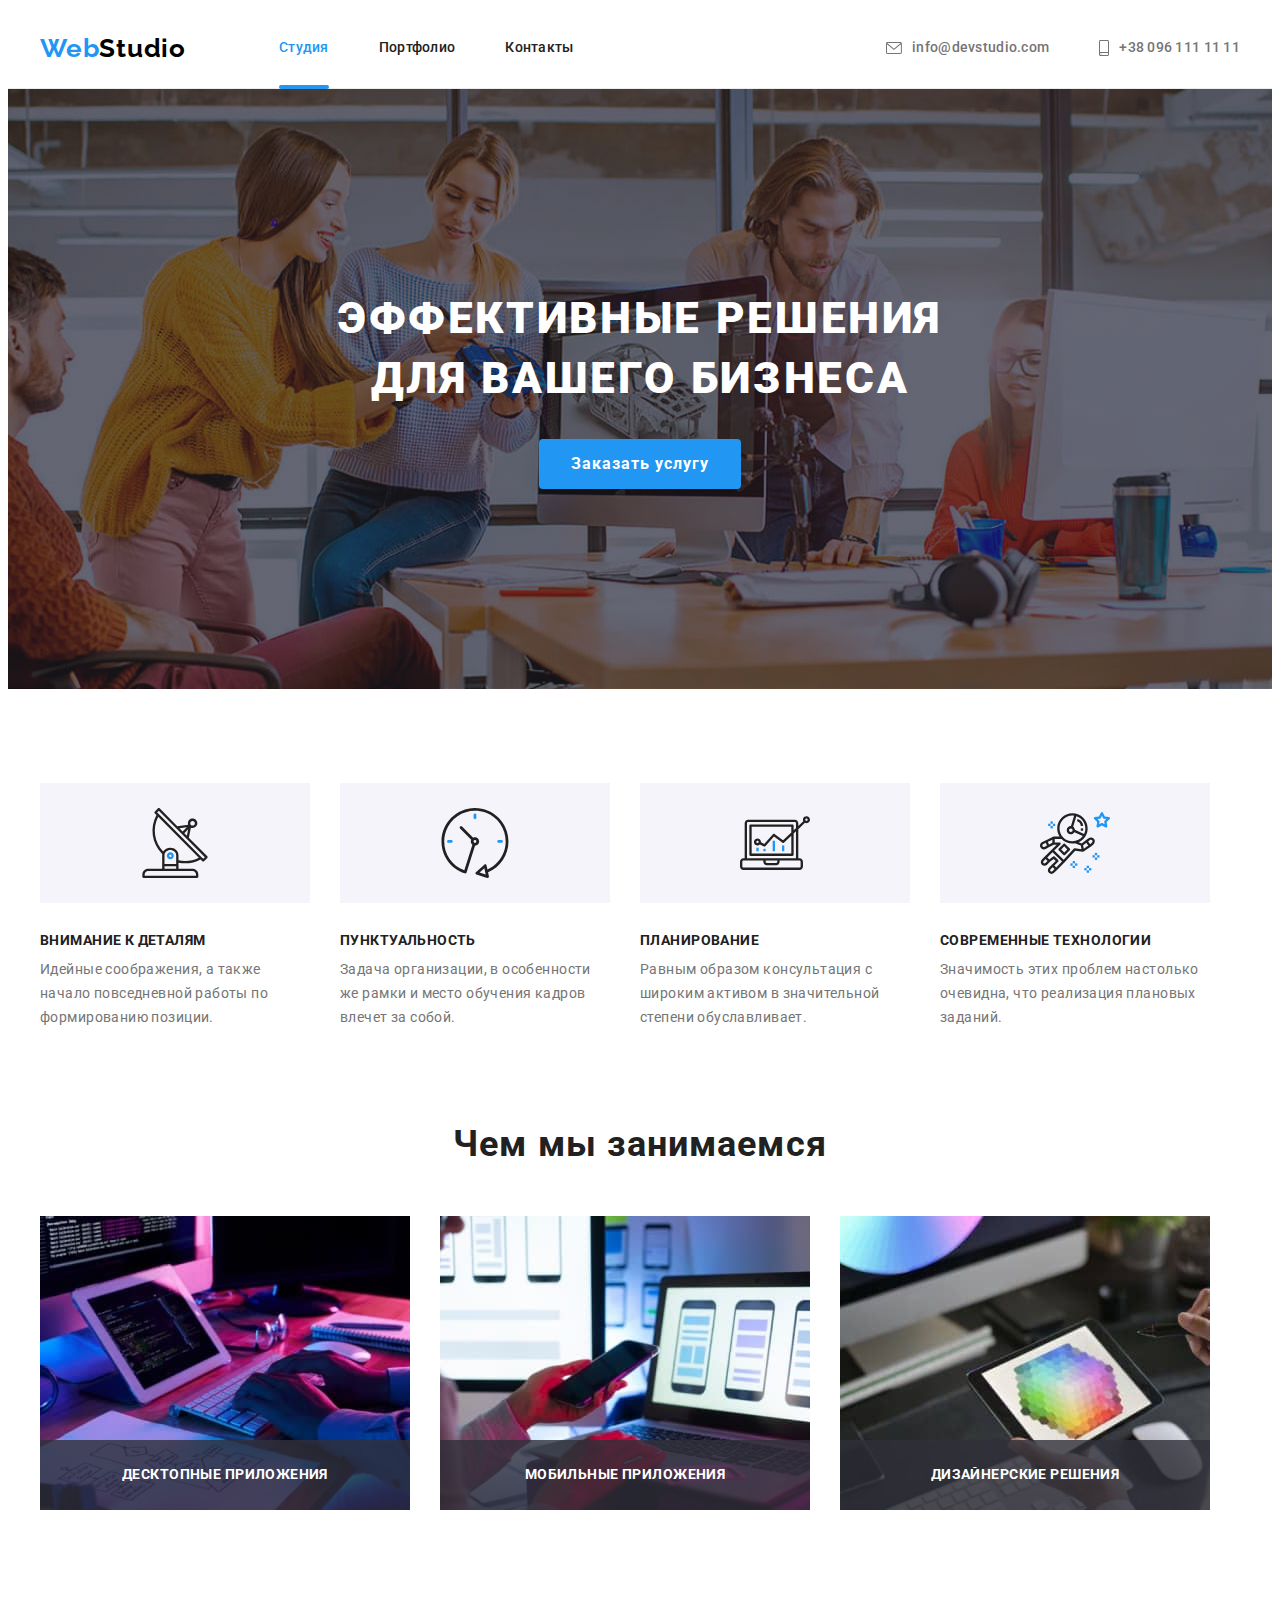
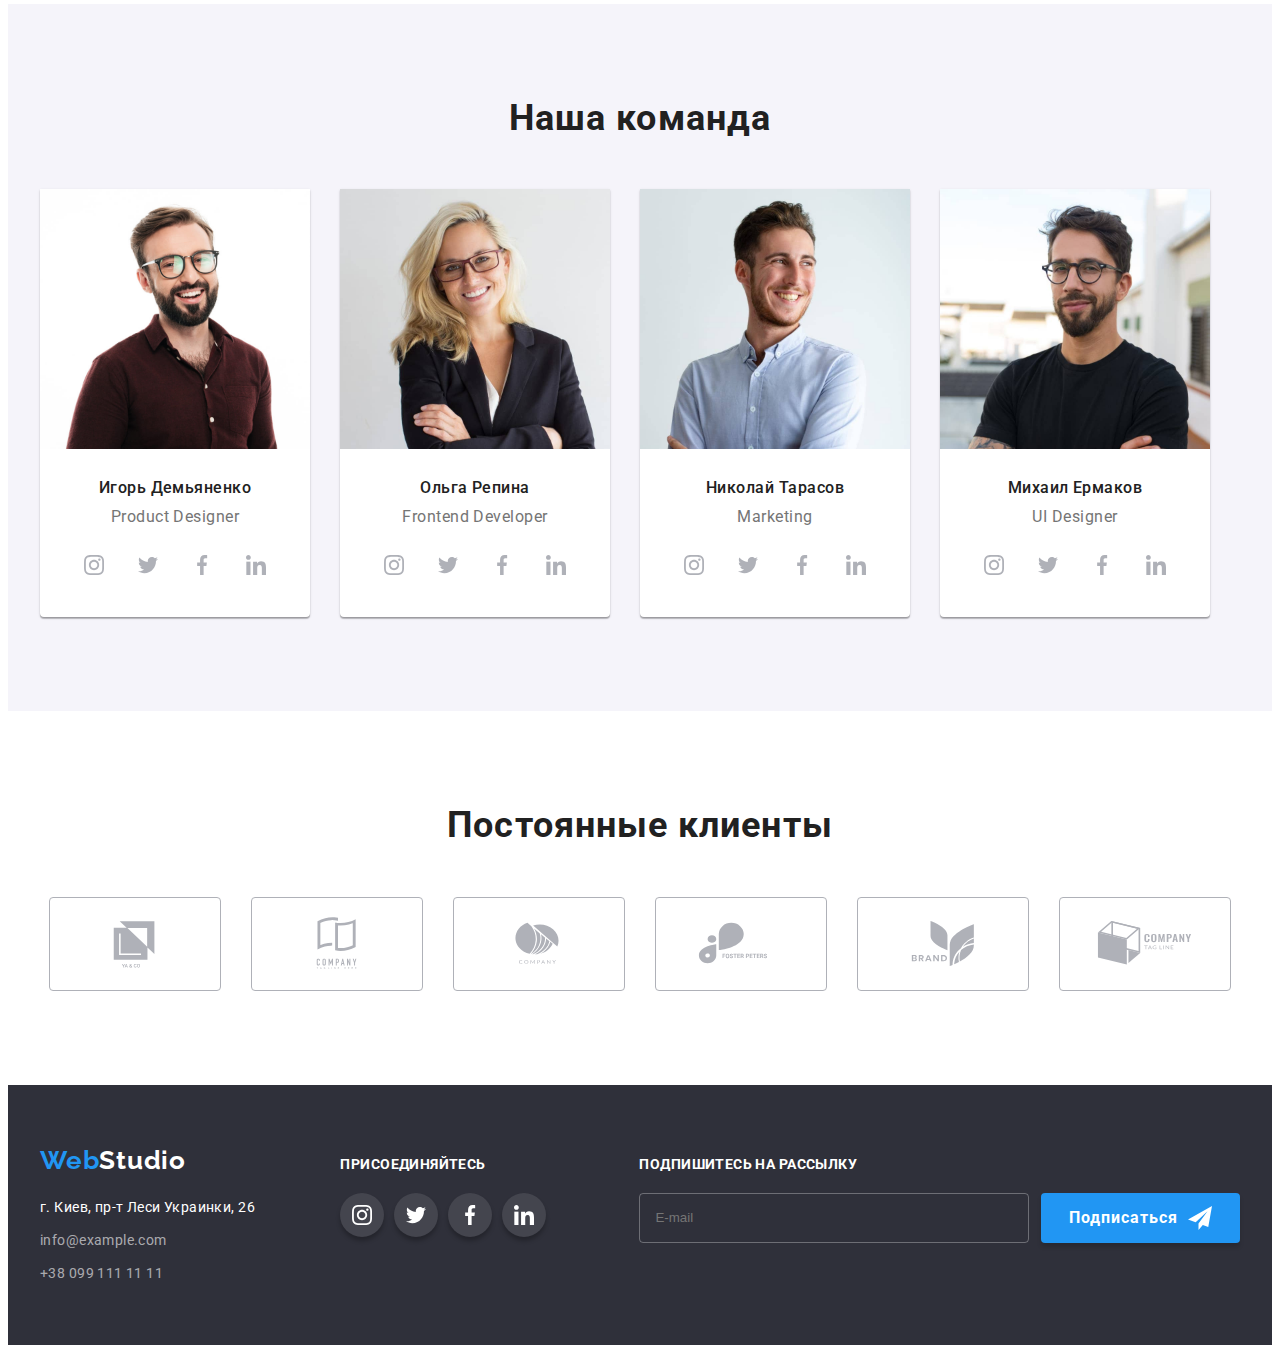
<file: index.html>
<!DOCTYPE html>
<html lang="ru">

<head>
    <link rel="stylesheet" href="https://cdnjs.cloudflare.com/ajax/libs/modern-normalize/1.1.0/modern-normalize.min.css"
        integrity="sha512-wpPYUAdjBVSE4KJnH1VR1HeZfpl1ub8YT/NKx4PuQ5NmX2tKuGu6U/JRp5y+Y8XG2tV+wKQpNHVUX03MfMFn9Q=="
        crossorigin="anonymous" referrerpolicy="no-referrer" />
    <link rel="preconnect" href="https://fonts.googleapis.com">
    <link rel="preconnect" href="https://fonts.gstatic.com" crossorigin>
    <link
        href="https://fonts.googleapis.com/css2?family=Raleway:wght@700&family=Roboto:wght@400;500;700;900&display=swap"
        rel="stylesheet">

    <link rel="stylesheet" href="./css/main.min.css">
    <meta charset="UTF-8">
    <meta http-equiv="X-UA-Compatible" content="IE=edge">
    <meta name="viewport" content="width=device-width, initial-scale=1.0">
    <title>WebStudio</title>
</head>

<body>
    <!--Хедер-меню-->
    <header class="header">
        <div class="container header-cont">
            <a href="./index.html" class="header-cont__title header-cont__logo--image">Web<span class="header-cont__logo--text">Studio</span></a>
            <nav class="header-nav">
                <ul class="header-nav__list list ">
                    <li class="header-nav__item">
                        <a href="index.html" class="header-nav__link current">Студия</a>
                    </li>
                    <li class="header-nav__item">
                        <a href="portfolio.html" class="header-nav__link">Портфолио</a>
                    </li>
                    <li class="header-nav__item">
                        <a href="" class="header-nav__link">Контакты</a>
                    </li>
                </ul>
            </nav>
                <ul class="header-contact__list header-contact__container list">
                    <li class="header-contact__item">
                        <a href="mailto:info@devstudio.com" class="header-contact__link">
                            <svg class="header-contact__icon" width="16" height="12">
                                <use href="./images/sprites.svg#icon-envelope"></use>
                            </svg>
                            info@devstudio.com</a>
                    </li>
                    <li class="nav-cont-item">
                        <a href="tel:+380961111111" class="header-contact__link">
                            <svg class="header-contact__icon" width="10" height="16">
                                <use href="./images/sprites.svg#icon-smartphone"></use>
                            </svg>+38 096 111 11 11</a>
                    </li>
                </ul>
        </div>
    </header>
    <!--Hero Section-->
    <main>
        <!--Первая Центральная секция-->
        <section class="hero-section">
            <div class="container">
                <h1 class="hero-section__text hero-section__container">
                    Эффективные решения для вашего бизнеса
                </h1>
                <!--МОДЕЛКА/ОКНО вылезающее-->
                <button type="button" class="hero-section__btn-modal" data-modal-open >Заказать услугу</button>
                <div class="backdrop is-hidden" data-modal>
                    <div class="modal">
                        <form class="modal-form">
                            <p class="modal-form__title">Оставьте свои данные, мы вам перезвоним</p>
                            <label class="modal-form__field">Имя
                            <span class="modal-form__span">
                                <input 
                                class="modal-form__input" 
                                type="text" 
                                name="name">
                                <svg class="modal-form__icon" width="18" height="18">
                                    <use href="./images/sprites.svg#icon-modal-person"></use>
                                </svg>
                            </span>
                            </label>

                            <label class="modal-form__field">Телефон
                            <span class="modal-form__span">
                                <input 
                                class="modal-form__input"
                                type="tel"
                                name="tel">
                                <svg class="modal-form__icon" width="18" height="18">
                                    <use href="./images/sprites.svg#icon-modal-phone"></use>
                                </svg>
                            </span>
                            </label>

                            <label class="modal-form__field">Почта
                            <span class="modal-form__span">
                                <input 
                                class="modal-form__input"
                                type="email"
                                name="email" >
                                <svg class="modal-form__icon" width="18" height="18">
                                    <use href="./images/sprites.svg#icon-modal-email"></use>
                                </svg>
                            </span>
                            </label>
                            
                            <label 
                            class="modal-form__field modal-form__message-title" for="user-comments"
                            >Комментарий
                            <textarea class="modal-form__message-comments" id="user-comments" placeholder="Введите текст"></textarea>
                            </label>
                            
                            <input 
                            class="modal-form__checkbox visually-hidden" 
                            type="checkbox" 
                            name="accept-privacy" 
                            id="modal-privacy">
                            <label class="modal-form__privacy modal-form__checkbox-label" for="modal-privacy"> Соглашаюсь с рассылкой и принимаю <a class="modal-form-link-privacy" href="#">Условия договора</a></label>

                            <button class="modal-form__btn-sumbit" type="submit">Отправить</button>
                        </form>
                        <button type="button" class="hero-section__btn-modal-closed" data-modal-close>
                            <svg class="hero-section__icon-closed" width="18" height="18">
                            <use href="./images/sprites.svg#icon-close-black"></use>
                        </svg>
                        </button>
                    </div>
                </div>
            </div>
        </section>
        <!--Блоками-->
        <section class="section-benefits">
            <div class="container">
            <ul class="benefits__list list">
                    <li class="benefits__item icon-antenna">
                        <h3 class="benefits__title">Внимание к деталям</h3>
                        <p class="benefits__description">Идейные соображения, а также начало повседневной работы по формированию
                            позиции.</p>
                    </li>
                    <li class="benefits__item icon-clock">
                        <h3 class="benefits__title">Пунктуальность</h3>
                        <p class="benefits__description">Задача организации, в особенности же рамки и место обучения кадров влечет за
                            собой.</p>
                    </li>
                    <li class="benefits__item icon-diagram"> 
                        <h3 class="benefits__title">Планирование</h3>
                        <p class="benefits__description">Равным образом консультация с широким активом в значительной степени
                            обуславливает.</p>
                    </li>
                    <li class="benefits__item icon-astronaut">
                        <h3 class="benefits__title">Современные технологии</h3>
                        <p class="benefits__description">Значимость этих проблем настолько очевидна, что реализация плановых заданий.
                        </p>
                    </li>
                </ul>
            </div>
        </section>
        <!--Чем мы занимаемся-->
        <section class="section-doing">
            <div class="container">
                <h2 class="doing__title">Чем мы занимаемся</h2>
                <ul class="doing__list list">
                    <li class="doing__item">
                        <div class="doing-card">
                            <img src="./images/Studio/box1.jpg" alt="Картинка 1" width="370" height="294">
                            <div class="doing-card__position-text">
                                <p class="doing-card__text">Десктопные приложения</p>
                            </div>
                        </div>
                    </li>
                    <li class="doing__item">
                        <div class="doing-card">
                            <img src="./images/Studio/box2.jpg" alt="Картинка 2" width="370" height="294">
                            <div class="doing-card__position-text">
                                <p class="doing-card__text">Мобильные приложения</p>
                            </div>
                        </div>
                    </li>
                    <li class="doing__item">
                        <div class="doing-card">
                            <img src="./images/Studio/box3.jpg" alt="Картинка 3" width="370" height="294">
                            <div class="doing-card__position-text">
                                <p class="doing-card__text">Дизайнерские решения</p>
                            </div>
                        </div>
                    </li>
                </ul>
            </div>
        </section>
        <!--НАША КОМАНДА-->
        <section class="section-team">
            <div class="container">
                <h2 class="team__title">Наша команда</h2>
                <ul class="team__list list ">
                    <li class="team__item team__item-card">
                        <img src="./images/Studio/img0.jpg" alt="Игорь Демьяненко" width="270" height="260">
                        <div class="team-container">
                            <h3 class="team-container__title">Игорь Демьяненко</h3>
                            <p class="team-container__description">Product Designer</p>
                            <ul class="team-container__list">
                                <li class="team-container__item">
                                    <a href="" target="_blank" class="team-container__link">
                                        <svg class="team-container__icon" width="20" height="20">
                                            <use href="./images/sprites.svg#icon-instagram"></use>
                                        </svg>
                                    </a>
                                </li>
                                <li class="team-container__item">
                                    <a href="" target="_blank" class="team-container__link">
                                        <svg class="team-container__icon" width="20" height="20">
                                            <use href="./images/sprites.svg#icon-twitter"></use>
                                        </svg>
                                    </a>
                                </li>
                                <li class="team-container__item">
                                    <a href="" target="_blank" class="team-container__link">
                                        <svg class="team-container__icon" width="20" height="20">
                                            <use href="./images/sprites.svg#icon-facebook"></use>
                                        </svg>
                                    </a>
                                </li>
                                <li class="team-container__item">
                                    <a href="" target="_blank" class="team-container__link">
                                        <svg class="team-container__icon" width="20" height="20">
                                            <use href="./images/sprites.svg#icon-linkedin"></use>
                                        </svg>
                                    </a>
                                </li>
                            </ul>
                        </div>
                    </li>
                    <li class="team__item item-team-container">
                        <img src="./images/Studio/img1.jpg" alt="Ольга Репина" width="270" height="260">
                        <div class="team-container">
                            <h3 class="team-container__title">Ольга Репина</h3>
                            <p class="team-container__description">Frontend Developer</p>
                            <ul class="team-container__list">
                                <li class="team-container__item">
                                    <a href="" target="_blank" class="team-container__link">
                                        <svg class="team-container__icon" width="20" height="20">
                                            <use href="./images/sprites.svg#icon-instagram"></use>
                                        </svg>
                                    </a>
                                </li>
                                <li class="team-container__item">
                                    <a href="" target="_blank" class="team-container__link">
                                        <svg class="team-container__icon" width="20" height="20">
                                            <use href="./images/sprites.svg#icon-twitter"></use>
                                        </svg>
                                    </a>
                                </li>
                                <li class="team-container__item">
                                    <a href="" target="_blank" class="team-container__link">
                                        <svg class="team-container__icon" width="20" height="20">
                                            <use href="./images/sprites.svg#icon-facebook"></use>
                                        </svg>
                                    </a>
                                </li>
                                <li class="team-container__item">
                                    <a href="" target="_blank" class="team-container__link">
                                        <svg class="team-container__icon" width="20" height="20">
                                            <use href="./images/sprites.svg#icon-linkedin"></use>
                                        </svg>
                                    </a>
                                </li>
                            </ul>
                        </div>
                    </li>
                    <li class="team__item item-team-container">
                        <img src="./images/Studio/img2.jpg" alt="Николай Тарасов" width="270" height="260">
                        <div class="team-container">
                            <h3 class="team-container__title">Николай Тарасов</h3>
                            <p class="team-container__description">Marketing</p>
                            <ul class="team-container__list">
                                <li class="team-container__item">
                                    <a href="" target="_blank" class="team-container__link">
                                        <svg class="team-container__icon" width="20" height="20">
                                            <use href="./images/sprites.svg#icon-instagram"></use>
                                        </svg>
                                    </a>
                                </li>
                                <li class="team-container__item">
                                    <a href="" target="_blank" class="team-container__link">
                                        <svg class="team-container__icon" width="20" height="20">
                                            <use href="./images/sprites.svg#icon-twitter"></use>
                                        </svg>
                                    </a>
                                </li>
                                <li class="team-container__item">
                                    <a href="" target="_blank" class="team-container__link">
                                        <svg class="team-container__icon" width="20" height="20">
                                            <use href="./images/sprites.svg#icon-facebook"></use>
                                        </svg>
                                    </a>
                                </li>
                                <li class="team-container__item">
                                    <a href="" target="_blank" class="team-container__link">
                                        <svg class="team-container__icon" width="20" height="20">
                                            <use href="./images/sprites.svg#icon-linkedin"></use>
                                        </svg>
                                    </a>
                                </li>
                            </ul>
                        </div>
                    </li>
                    <li class="team__item item-team-container">
                        <img src="./images/Studio/img3.jpg" alt="Михаил Ермаков" width="270" height="260">
                        <div class="team-container">
                            <h3 class="team-container__title">Михаил Ермаков</h3>
                            <p class="team-container__description">UI Designer</p>
                            <ul class="team-container__list">
                                <li class="team-container__item">
                                    <a href="" target="_blank" class="team-container__link">
                                        <svg class="team-container__icon" width="20" height="20">
                                            <use href="./images/sprites.svg#icon-instagram"></use>
                                        </svg>
                                    </a>
                                </li>
                                <li class="team-container__item">
                                    <a href="" target="_blank" class="team-container__link">
                                        <svg class="team-container__icon" width="20" height="20">
                                            <use href="./images/sprites.svg#icon-twitter"></use>
                                        </svg>
                                    </a>
                                </li>
                                <li class="team-container__item">
                                    <a href="" target="_blank" class="team-container__link">
                                        <svg class="team-container__icon" width="20" height="20">
                                            <use href="./images/sprites.svg#icon-facebook"></use>
                                        </svg>
                                    </a>
                                </li>
                                <li class="team-container__item">
                                    <a href="" target="_blank" class="team-container__link">
                                        <svg class="team-container__icon" width="20" height="20">
                                            <use href="./images/sprites.svg#icon-linkedin"></use>
                                        </svg>
                                    </a>
                                </li>
                            </ul>
                        </div>
                    </li>
                </ul>
            </div>
        </section>
        <section class="section-clients">
            <div class="container">
                <h2 class="clients__title">Постоянные клиенты</h2>
                <ul class="clients__list">
                    <li class="clients__item">
                        <a class="clients__link" href="">
                            <svg class="clients__icon" width="106" height="60">
                                <use href="./images/sprites.svg#icon-logo"></use>
                            </svg>
                        </a>
                    </li>
                    <li class="clients__item">
                        <a class="clients__link" href="">
                            <svg class="clients__icon" width="106" height="60">
                                <use href="./images/sprites.svg#icon-logo3"></use>
                            </svg>
                        </a>
                    </li>
                    <li class="clients__item">
                        <a class="clients__link" href="">
                            <svg class="clients__icon" width="106" height="60">
                                <use href="./images/sprites.svg#icon-logo1"></use>
                            </svg>
                        </a>
                    </li>
                    <li class="clients__item">
                        <a class="clients__link" href="">
                            <svg class="clients__icon" width="106" height="60">
                                <use href="./images/sprites.svg#icon-logo4"></use>
                            </svg>
                        </a>
                    </li>
                    <li class="clients__item">
                        <a class="clients__link" href="">
                            <svg class="clients__icon" width="106" height="60">
                                <use href="./images/sprites.svg#icon-logo2"></use>
                            </svg>
                        </a>
                    </li>
                    <li class="clients__item">
                        <a class="clients__link" href="">
                            <svg class="clients__icon" width="106" height="60">
                                <use href="./images/sprites.svg#icon-logo5"></use>
                            </svg>
                        </a>
                    </li>
                </ul>
            </div>
        </section>
    </main>
    <!--Футер-->
    <footer class="footer">
        <div class="footer-container container ">
            <div class="footer-left">
                <a href="./index.html" class="footer-left__logo-link">
                    <span class="footer-left__logo-color">Web</span><span>Studio</span>
                </a>
                <address class="footer-adress">
                    <p class="footer-adress__text">г. Киев, пр-т Леси Украинки, 26</p>
                    <ul class="list">
                        <li class="footer-adress__item">
                            <a href="mailto:info@example.com" class="footer-adress__contact-link">info@example.com</a>
                        </li>
                        <li class="footer-adress__item">
                            <a href="tel:+380991111111" class="footer-adress__contact-link">+38 099 111 11 11</a>
                        </li>
                    </ul>
                </address>
            </div>
            <div class="footer-right">
                <h2 class="footer-right__title">Присоединяйтесь</h2>
                <ul class="footer-right__list">
                    <li class="footer-right__item">
                        <a href="" target="_blank" class="footer-right__link">
                            <svg class="footer-right__icon" width="20" height="20">
                                <use href="./images/sprites.svg#icon-instagram"></use>
                            </svg>
                        </a>
                    </li>
                    <li class="footer-right__item">
                        <a href="" target="_blank" class="footer-right__link">
                            <svg class="footer-right__icon" width="20" height="20">
                                <use href="./images/sprites.svg#icon-twitter"></use>
                            </svg>
                        </a>
                    </li>
                    <li class="footer-right__item">
                        <a href="" target="_blank" class="footer-right__link">
                            <svg class="footer-right__icon" width="20" height="20">
                                <use href="./images/sprites.svg#icon-facebook"></use>
                            </svg>
                        </a>
                    </li>
                    <li class="footer-right__item">
                        <a href="" target="_blank" class="footer-right__link">
                            <svg class="footer-right__icon" width="20" height="20">
                                <use href="./images/sprites.svg#icon-linkedin"></use>
                            </svg>
                        </a>
                    </li>
                </ul>
            </div>
            <div>
                <p class="footer-form__text">Подпишитесь на рассылку</p>
                <form class="form_subscribe">
                    <input class="form_subscribe__input" type="email" name="email" placeholder="E-mail">
                    <button class="form_subscribe__btn" type="submit">Подписаться
                        <svg class="form_subscribe__icon" width="24" height="24">
                            <use href="./images/sprites.svg#icon-send-footer"></use>
                        </svg></button>
                </form>
            </div>
        </div>
    </footer>
    <script src="./js/modal.js"></script>
</body>

</html>
</file>
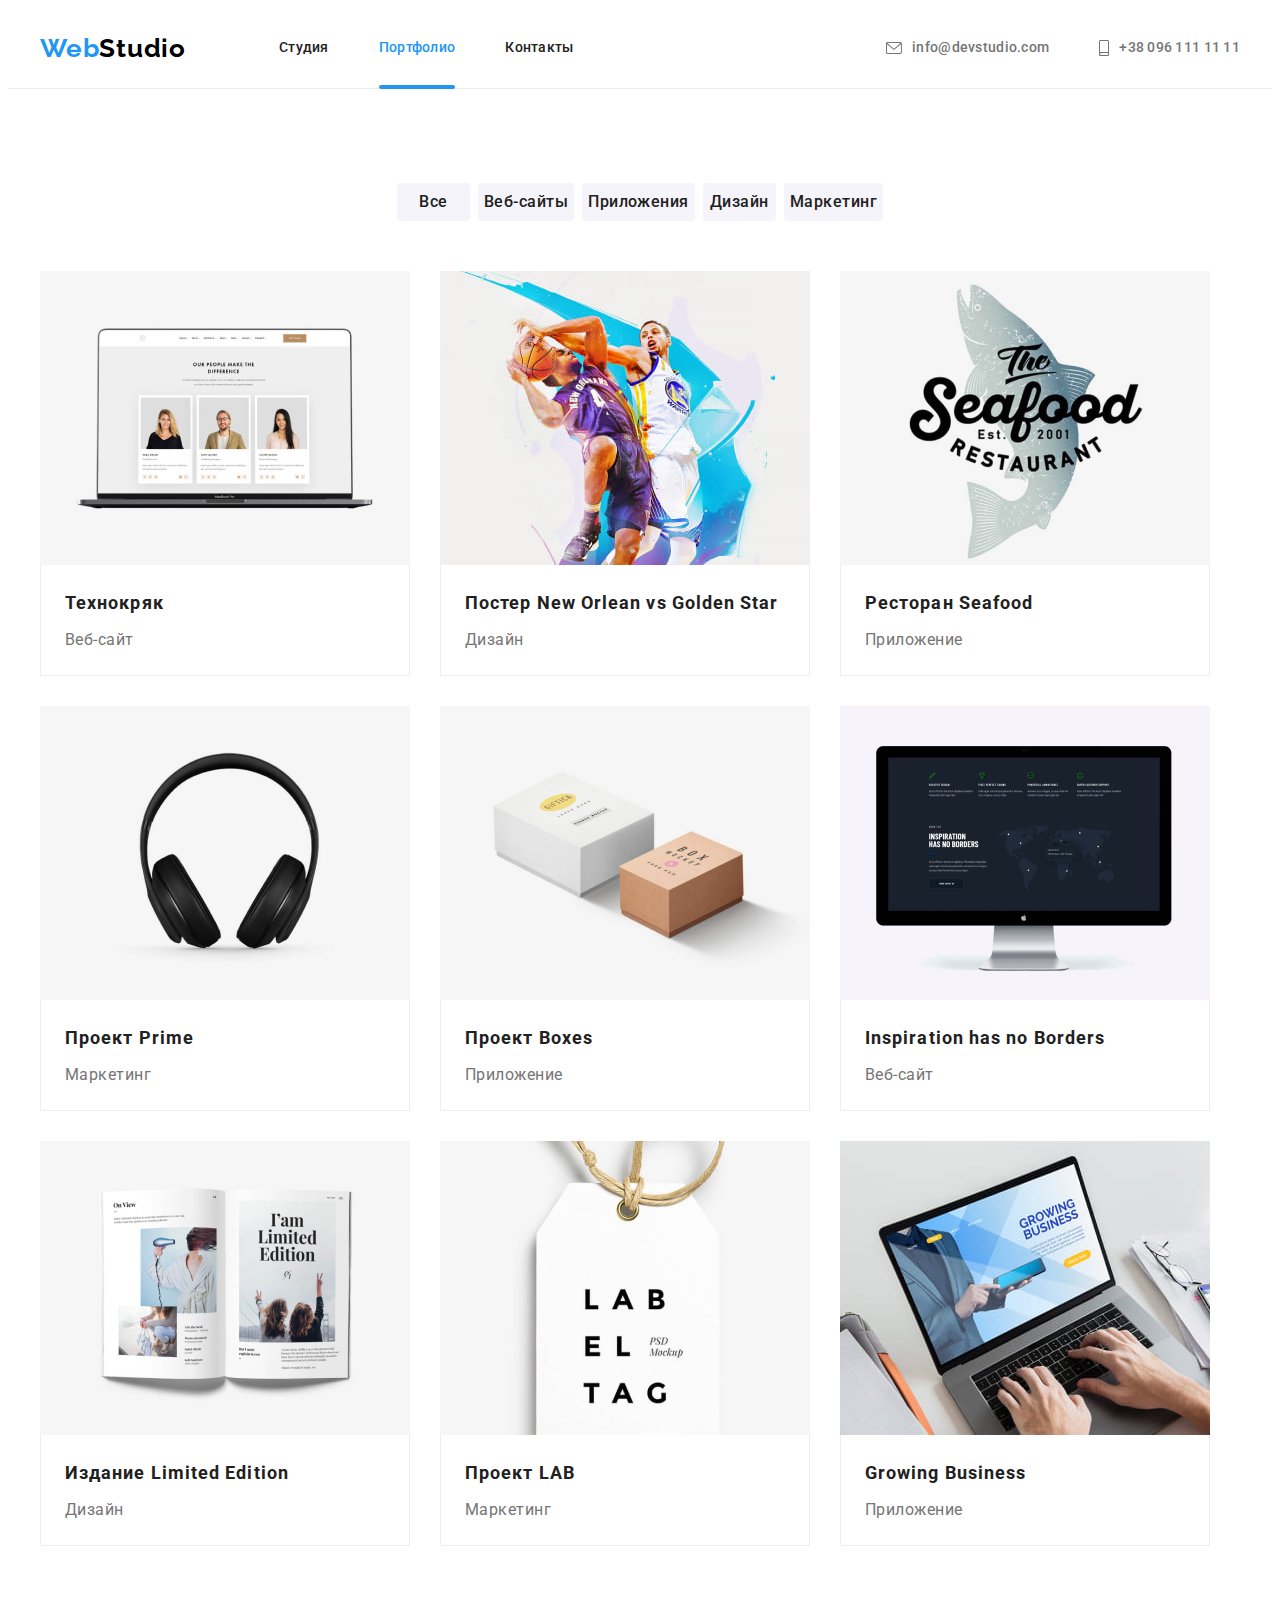
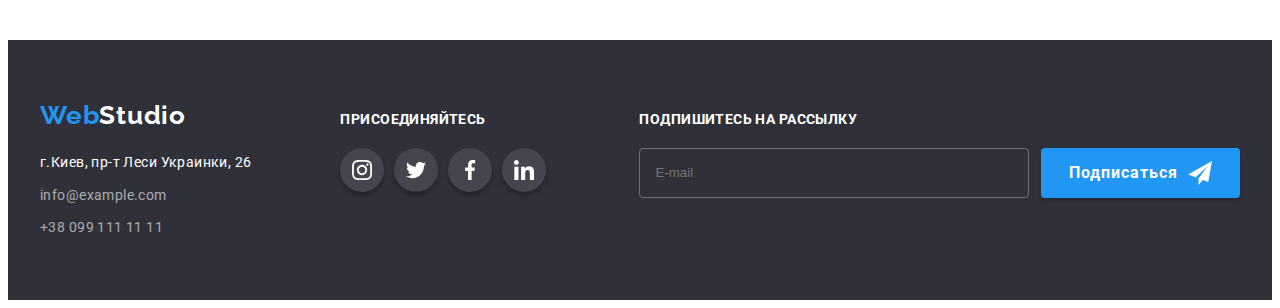
<file: portfolio.html>
<!DOCTYPE html>
<html lang="ru">

<head>
    <link rel="stylesheet" href="https://cdnjs.cloudflare.com/ajax/libs/modern-normalize/1.1.0/modern-normalize.min.css"
        integrity="sha512-wpPYUAdjBVSE4KJnH1VR1HeZfpl1ub8YT/NKx4PuQ5NmX2tKuGu6U/JRp5y+Y8XG2tV+wKQpNHVUX03MfMFn9Q=="
        crossorigin="anonymous" referrerpolicy="no-referrer" />
    <link rel="preconnect" href="https://fonts.googleapis.com">
    <link rel="preconnect" href="https://fonts.gstatic.com" crossorigin>
    <link
        href="https://fonts.googleapis.com/css2?family=Raleway:wght@700&family=Roboto:wght@400;500;700;900&display=swap"
        rel="stylesheet">

    <link rel="stylesheet" href="./css/main.min.css">
    <meta charset="UTF-8">
    <meta http-equiv="X-UA-Compatible" content="IE=edge">
    <meta name="viewport" content="width=device-width, initial-scale=1.0">
    <title>WebStudio</title>
</head>

<body>
    <!--Хедер-меню-->
    <header class="header">
        <div class="container header-cont">
            <a href="./index.html" class="header-cont__title header-cont__logo--image">Web<span
                    class="header-cont__logo--text">Studio</span></a>
            <nav class="header-nav">
                <ul class="header-nav__list list ">
                    <li class="header-nav__item">
                        <a href="index.html" class="header-nav__link ">Студия</a>
                    </li>
                    <li class="header-nav__item">
                        <a href="portfolio.html" class="header-nav__link current">Портфолио</a>
                    </li>
                    <li class="header-nav__item">
                        <a href="" class="header-nav__link">Контакты</a>
                    </li>
                </ul>
            </nav>
            <ul class="header-contact__list header-contact__container list">
                <li class="header-contact__item">
                    <a href="mailto:info@devstudio.com" class="header-contact__link">
                        <svg class="header-contact__icon" width="16" height="12">
                            <use href="./images/sprites.svg#icon-envelope"></use>
                        </svg>
                        info@devstudio.com</a>
                </li>
                <li class="nav-cont-item">
                    <a href="tel:+380961111111" class="header-contact__link">
                        <svg class="header-contact__icon" width="10" height="16">
                            <use href="./images/sprites.svg#icon-smartphone"></use>
                        </svg>+38 096 111 11 11</a>
                </li>
            </ul>
        </div>
    </header>
<!--Центральная секция-->
<main>
    <!--Список-->
    <section class="hero-section-portfolio">
        <div class="container">
            <h1 class="visually-hidden">Таблица/Gallery</h1>
            <ul class="filter-btn__list list">
                <li class="folter-btn__item"><button type="button" class="filter-btn">Все</button></li>
                <li class="folter-btn__item"><button type="button" class="filter-btn">Веб-сайты</button></li>
                <li class="folter-btn__item"><button type="button" class="filter-btn">Приложения</button></li>
                <li class="folter-btn__item"><button type="button" class="filter-btn">Дизайн</button></li>
                <li class="folter-btn__item"><button type="button" class="filter-btn">Маркетинг</button></li>
            </ul>
            <!--Галлерея-->
            <ul class="portfolio-gallery-list list">
                <li class="gallery-list__item">
                    <a class="gallery-list__link" href="">
                        <div class="gallery-card">
                                <img src="./images/Portfolio/Gallery/img0.jpg" alt="Ноутбук" width="370" height="294">
                                <div class="gallery-card__absolute">
                                    <p class="gallery-card__absolute-text">
                                        Технокряк это современная площадка распространения коронавируса. Компании используют эту платформу для
                                        цифрового
                                        шпионажа и атак на защищённые сервера конкурентов.
                                    </p>
                                </div>
                        </div>
                        <div class="card-meta">
                            <h3 class="card-meta__title">Технокряк</h3>
                            <p class="card-meta__text">Веб-сайт</p>
                        </div>
                    </a>
                </li>
                <li class="gallery-list__item">
                    <a class="gallery-list__link" href="">
                        <div class="gallery-card">
                            <img src="./images/Portfolio/Gallery/img1.jpg" alt="Ноутбук" width="370" height="294">
                            <div class="gallery-card__absolute">
                                <p class="gallery-card__absolute-text">
                                    Технокряк это современная площадка распространения коронавируса. Компании используют эту платформу для
                                    цифрового
                                    шпионажа и атак на защищённые сервера конкурентов.
                                </p>
                            </div>
                        </div>
                        <div class="card-meta">
                            <h3 class="card-meta__title">Постер New Orlean vs Golden Star</h3>
                            <p class="card-meta__text">Дизайн</p>
                        </div>
                    </a>
                </li>
                <li class="gallery-list__item">
                    <a class="gallery-list__link" href="">
                        <div class="gallery-card">
                            <img src="./images/Portfolio/Gallery/img2.jpg" alt="Ноутбук" width="370" height="294">
                            <div class="gallery-card__absolute">
                                <p class="gallery-card__absolute-text">
                                    Технокряк это современная площадка распространения коронавируса. Компании используют эту платформу для
                                    цифрового
                                    шпионажа и атак на защищённые сервера конкурентов.
                                </p>
                            </div>
                        </div>
                        <div class="card-meta">
                            <h3 class="card-meta__title">Ресторан Seafood</h3>
                            <p class="card-meta__text">Приложение</p>
                        </div>
                    </a>
                </li>
                <li class="gallery-list__item">
                    <a class="gallery-list__link" href="">
                        <div class="gallery-card">
                            <img src="./images/Portfolio/Gallery/img3.jpg" alt="Ноутбук" width="370" height="294">
                            <div class="gallery-card__absolute">
                                <p class="gallery-card__absolute-text">
                                    Технокряк это современная площадка распространения коронавируса. Компании используют эту платформу для
                                    цифрового
                                    шпионажа и атак на защищённые сервера конкурентов.
                                </p>
                            </div>
                        </div>
                        <div class="card-meta">
                            <h3 class="card-meta__title">Проект Prime</h3>
                            <p class="card-meta__text">Маркетинг</p>
                        </div>
                    </a>
                </li>
                <li class="gallery-list__item">
                    <a class="gallery-list__link" href="">
                        <div class="gallery-card">
                            <img src="./images/Portfolio/Gallery/img4.jpg" alt="Ноутбук" width="370" height="294">
                            <div class="gallery-card__absolute">
                                <p class="gallery-card__absolute-text">
                                    Технокряк это современная площадка распространения коронавируса. Компании используют эту платформу для
                                    цифрового
                                    шпионажа и атак на защищённые сервера конкурентов.
                                </p>
                            </div>
                        </div>
                        <div class="card-meta">
                            <h3 class="card-meta__title">Проект Boxes</h3>
                            <p class="card-meta__text">Приложение</p>
                        </div>
                    </a>
                </li>
                <li class="gallery-list__item">
                    <a class="gallery-list__link" href="">
                        <div class="gallery-card">
                            <img src="./images/Portfolio/Gallery/img5.jpg" alt="Ноутбук" width="370" height="294">
                            <div class="gallery-card__absolute">
                                <p class="gallery-card__absolute-text">
                                    Технокряк это современная площадка распространения коронавируса. Компании используют эту платформу для
                                    цифрового
                                    шпионажа и атак на защищённые сервера конкурентов.
                                </p>
                            </div>
                        </div>
                        <div class="card-meta">
                            <h3 class="card-meta__title">Inspiration has no Borders</h3>
                            <p class="card-meta__text">Веб-сайт</p>
                        </div>
                    </a>
                </li>
                <li class="gallery-list__item">
                    <a class="gallery-list__link" href="">
                        <div class="gallery-card">
                            <img src="./images/Portfolio/Gallery/img6.jpg" alt="Ноутбук" width="370" height="294">
                            <div class="gallery-card__absolute">
                                <p class="gallery-card__absolute-text">
                                    Технокряк это современная площадка распространения коронавируса. Компании используют эту платформу для
                                    цифрового
                                    шпионажа и атак на защищённые сервера конкурентов.
                                </p>
                            </div>
                        </div>
                        <div class="card-meta">
                            <h3 class="card-meta__title">Издание Limited Edition</h3>
                            <p class="card-meta__text">Дизайн</p>
                        </div>
                    </a>
                </li>
                <li class="gallery-list__item">
                    <a class="gallery-list__link" href="">
                        <div class="gallery-card">
                            <img src="./images/Portfolio/Gallery/img7.jpg" alt="Ноутбук" width="370" height="294">
                            <div class="gallery-card__absolute">
                                <p class="gallery-card__absolute-text">
                                    Технокряк это современная площадка распространения коронавируса. Компании используют эту платформу для
                                    цифрового
                                    шпионажа и атак на защищённые сервера конкурентов.
                                </p>
                            </div>
                        </div>
                        <div class="card-meta">
                            <h3 class="card-meta__title">Проект LAB</h3>
                            <p class="card-meta__text">Маркетинг</p>
                        </div>
                    </a>
                </li>
                <li class="gallery-list__item">
                    <a class="gallery-list__link" href="">
                        <div class="gallery-card">
                            <img src="./images/Portfolio/Gallery/img8.jpg" alt="Ноутбук" width="370" height="294">
                            <div class="gallery-card__absolute">
                                <p class="gallery-card__absolute-text">
                                    Технокряк это современная площадка распространения коронавируса. Компании используют эту платформу для
                                    цифрового
                                    шпионажа и атак на защищённые сервера конкурентов.
                                </p>
                            </div>
                        </div>
                        <div class="card-meta">
                            <h3 class="card-meta__title">Growing Business</h3>
                            <p class="card-meta__text">Приложение</p>
                        </div>
                    </a>
                </li>
            </ul>
        </div>
    </section>
</main>
    <!--Футер-->
    <footer class="footer">
        <div class="footer-container container ">
            <div class="footer-left">
                <a href="./index.html" class="footer-left__logo-link">
                    <span class="footer-left__logo-color">Web</span><span>Studio</span>
                </a>
                <address class="footer-adress">
                    <p class="footer-adress__text">г.Киев, пр-т Леси Украинки, 26</p>
                    <ul class="list">
                        <li class="footer-adress__item">
                            <a href="mailto:info@example.com" class="footer-adress__contact-link">info@example.com</a>
                        </li>
                        <li class="footer-adress__item">
                            <a href="tel:+380991111111" class="footer-adress__contact-link">+38 099 111 11 11</a>
                        </li>
                    </ul>
                </address>
            </div>
            <div class="footer-right">
                <h2 class="footer-right__title">Присоединяйтесь</h2>
                <ul class="footer-right__list">
                    <li class="footer-right__item">
                        <a href="" target="_blank" class="footer-right__link">
                            <svg class="footer-right__icon" width="20" height="20">
                                <use href="./images/sprites.svg#icon-instagram"></use>
                            </svg>
                        </a>
                    </li>
                    <li class="footer-right__item">
                        <a href="" target="_blank" class="footer-right__link">
                            <svg class="footer-right__icon" width="20" height="20">
                                <use href="./images/sprites.svg#icon-twitter"></use>
                            </svg>
                        </a>
                    </li>
                    <li class="footer-right__item">
                        <a href="" target="_blank" class="footer-right__link">
                            <svg class="footer-right__icon" width="20" height="20">
                                <use href="./images/sprites.svg#icon-facebook"></use>
                            </svg>
                        </a>
                    </li>
                    <li class="footer-right__item">
                        <a href="" target="_blank" class="footer-right__link">
                            <svg class="footer-right__icon" width="20" height="20">
                                <use href="./images/sprites.svg#icon-linkedin"></use>
                            </svg>
                        </a>
                    </li>
                </ul>
            </div>
            <div>
                <p class="footer-form__text">Подпишитесь на рассылку</p>
                <form class="form_subscribe">
                    <input class="form_subscribe__input" type="email" name="email" placeholder="E-mail">
                    <button class="form_subscribe__btn" type="submit">Подписаться
                        <svg class="form_subscribe__icon" width="24" height="24">
                            <use href="./images/sprites.svg#icon-send-footer"></use>
                        </svg></button>
                </form>
            </div>
        </div>
    </footer>
</body>
</html>
</file>
<file: css/main.min.css>
.visually-hidden{position:absolute;white-space:nowrap;width:1px;height:1px;overflow:hidden;border:0;padding:0;clip:rect(0 0 0 0);clip-path:inset(50%);margin:-1px}:root{--primary-text-color: #212121;--secondary-text-color: #757575;--primary-title-color: #ffffff;--accent-color: #2196f3;--logo-text-color: #000000;--secondary-accent-color: #188ce8;--adress-text-color: rgba(255, 255, 255, 0.6);--secondary-background-color: #f5f4fa;--main-font: "Roboto", sans-serif;--secondary-font: "Raleway", sans-serif}body{font-family:var(--main-font);color:var(--primary-text-color)}button{font-family:inherit;cursor:pointer}p,h1,h2,h3,h4,h5,h6{margin:0}ul{margin:0;padding:0}a{text-decoration:none}button{cursor:pointer}img{display:block;max-width:100%}li{list-style:none}.backdrop{position:fixed;top:0;left:0;width:100%;height:100%;background-color:rgba(0,0,0,0.5);z-index:9999;transition:opacity 250ms cubic-bezier(0.4, 0, 0.2, 1)}.backdrop.is-hidden{opacity:0;pointer-events:none}.container{width:1200px;padding-left:15px;padding-right:15px;margin-left:auto;margin-right:auto}.header-cont__title,.footer-left__logo-link{font-family:var(--secondary-font)}.list{list-style:none}.hero-section__btn-modal-closed{position:absolute;top:8px;right:8px;display:flex;height:30px;width:30px;padding:0px 0px 0px 0px;align-items:center;justify-content:center;background-color:var(--primary-title-color);border-radius:50%;border:1px solid rgba(0,0,0,0.2);transition:fill 250ms cubic-bezier(0.4, 0, 0.2, 1)}.hero-section__btn-modal-closed:hover,.hero-section__btn-modal-closed:focus{fill:var(--accent-color)}.modal-form__btn-sumbit{font-weight:700;font-size:16px;line-height:1.87;display:flex;align-items:center;text-align:center;letter-spacing:0.06em;justify-content:center;align-self:center;padding:10px 55px 10px 55px;background-color:var(--accent-color);color:var(--primary-title-color);border:0px;box-shadow:0px 4px 4px rgba(0,0,0,0.15);border-radius:4px;transition:background-color 250ms cubic-bezier(0.4, 0, 0.2, 1)}.modal-form__btn-sumbit:hover,.modal-form__btn-sumbit:focus{background-color:#188ce8}.modal-form__checkbox-label::before{content:"";display:inline-block;width:16px;height:15px;background-image:url(../images/checkbox.svg);background-repeat:no-repeat;background-position:center;background-color:transparent;margin-right:8px}.modal-form__checkbox:checked+.modal-form__checkbox-label::before{background-image:url(../images/checkbox-activ.svg);background-color:var(--accent-color)}.modal-form__checkbox{-webkit-appearance:none;-moz-appearance:none;appearance:none;position:absolute}.modal-form{display:flex;flex-direction:column}.modal-form__title{margin-bottom:12px;font-style:normal;font-weight:700;font-size:20px;line-height:1.15;text-align:center;letter-spacing:0.03em;color:var(--primary-text-color)}.modal-form__field{display:flex;flex-direction:column;font-size:12px;line-height:1.16;letter-spacing:0.01em;transition:border-color 250ms cubic-bezier(0.4, 0, 0.2, 1),fill 250ms cubic-bezier(0.4, 0, 0.2, 1);color:var(--secondary-text-color)}.modal-form__field:focus-within,.modal-form__field:hover{border-color:var(--accent-color);fill:var(--accent-color)}.modal-form__span{position:relative;margin-top:4px;margin-bottom:10px}.modal-form__input{display:flex;width:100%;height:40px;padding:12px 12px 12px 42px;border:1px solid rgba(33,33,33,0.2);border-radius:4px;outline:none;transition:border-color 250ms cubic-bezier(0.4, 0, 0.2, 1),fill 250ms cubic-bezier(0.4, 0, 0.2, 1)}.modal-form__input:focus-within,.modal-form__input:hover{border-color:var(--accent-color);fill:var(--accent-color)}.modal-form__icon{position:absolute;top:50%;left:12px;width:18px;height:18px;transform:translateY(-50%)}.modal-form__message-title{align-content:center;justify-content:center}.modal-form__message-comments{margin-top:4px;height:120px;width:100%;padding:12px 16px;resize:none;outline:none;border:1px solid rgba(33,33,33,0.2);margin-bottom:20px;border-radius:4px;transition:border-color 250ms cubic-bezier(0.4, 0, 0.2, 1),fill 250ms cubic-bezier(0.4, 0, 0.2, 1)}.modal-form__message-comments:hover,.modal-form__message-comments:focus,.modal-form__message-comments:focus-within{border-color:var(--accent-color);fill:var(--accent-color)}.modal-form__message-comments::placeholder{font-size:14px;line-height:1.14;letter-spacing:0.01em;color:rgba(117,117,117,0.5)}.modal-form-link-privacy{color:var(--accent-color)}.modal-form__privacy{align-self:center;margin-bottom:30px;font-size:14px;line-height:1.71;letter-spacing:0.03em;color:var(--secondary-text-color)}.backdrop.is-hidden .modal{transform:translate(-50%, -50%) scale(0.9)}.modal{padding:40px;position:absolute;top:50%;left:50%;transform:translate(-50%, -50%) scale(1);min-width:528px;min-height:581px;box-shadow:0px 1px 3px rgba(0,0,0,0.12),0px 1px 1px rgba(0,0,0,0.14),0px 2px 1px rgba(0,0,0,0.2);border-radius:4px;background-color:var(--primary-title-color);transition:transform 250ms cubic-bezier(0.4, 0, 0.2, 1)}.section-benefits{padding-top:94px;padding-bottom:94px}.benefits__list{display:flex}.benefits__item{width:270px}.benefits__item::before{content:"";margin-bottom:30px;height:120px;background-color:var(--secondary-background-color);background-repeat:no-repeat;background-position:center;display:block}.benefits__item:not(:last-child){margin-right:30px}.icon-antenna.benefits__item::before{content:"";background-image:url(../images/Studio/antenna.svg)}.icon-clock.benefits__item::before{content:"";background-image:url(../images/Studio/clock.svg)}.icon-diagram.benefits__item::before{content:"";background-image:url(../images/Studio/diagram.svg)}.icon-astronaut.benefits__item::before{content:"";background-image:url(../images/Studio/astronaut.svg)}.benefits__title{font-weight:700;font-size:14px;line-height:1.14;letter-spacing:0.03em;text-transform:uppercase;color:var(--primary-text-color);margin-bottom:10px}.benefits__description{font-size:14px;line-height:1.7;letter-spacing:0.03em;color:var(--secondary-text-color)}.section-clients{padding-top:94px;padding-bottom:94px}.clients__title{font-weight:700;font-size:36px;line-height:1.16;text-align:center;letter-spacing:0.03em;margin-bottom:50px}.clients__list{display:flex;justify-content:center}.clients__item{width:170px;height:92px;border:1px solid #afb1b8;border-radius:4px;transition:border 250ms cubic-bezier(0.4, 0, 0.2, 1)}.clients__item:not(:last-child){margin-right:30px}.clients__item:hover,.clients__item:focus{border:1px solid var(--accent-color)}.clients__link{width:100%;height:100%;display:flex;align-items:center;justify-content:center}.clients__link:hover .clients__icon,.clients__link:focus .clients__icon{fill:var(--accent-color)}.clients__icon{fill:#afb1b8;transition:fill 250ms cubic-bezier(0.4, 0, 0.2, 1)}.section-doing{padding-bottom:94px}.doing__title{font-weight:700;font-size:36px;line-height:1.16;text-align:center;letter-spacing:0.03em;color:var(--primary-text-color);margin-bottom:50px}.doing__list{display:flex}.doing__item:not(:last-child){margin-right:30px;width:370px}.doing-card{position:relative}.doing-card__position-text{position:absolute;background-color:rgba(47,48,58,0.8);width:100%;height:70px;bottom:0px;overflow:hidden;display:flex;justify-content:center;align-items:center}.doing-card__text{position:absolute;overflow:hidden;font-weight:700;font-size:14px;line-height:1.14;letter-spacing:0.03em;text-transform:uppercase;color:var(--primary-title-color)}.footer{background-color:#2f303a;padding-top:60px;padding-bottom:60px}.footer-left__logo-link{font-weight:700;font-size:26px;line-height:1.19;letter-spacing:0.03em;color:var(--primary-title-color);display:inline-block;margin-bottom:20px}.footer-left__logo-color{color:var(--accent-color)}.footer-adress__text{color:var(--primary-title-color);margin-bottom:9px;font-family:Roboto;font-size:14px;line-height:1.71;letter-spacing:0.03em}.footer-adress{font-style:normal}.footer-adress__contact-link{font-size:14px;line-height:1.7;letter-spacing:0.03em;color:var(--adress-text-color);transition:color 250ms cubic-bezier(0.4, 0, 0.2, 1)}.footer-adress__contact-link:hover,.footer-adress__contact-link:focus{color:var(--primary-title-color)}.footer-adress__item:not(:last-child){margin-bottom:9px}.footer-container{display:flex;align-items:baseline}.footer-left{margin-right:70px;width:231px}.footer-right{margin-right:93px}.footer-right__title{font-weight:700;font-size:14px;line-height:1.14;letter-spacing:0.03em;color:var(--primary-title-color);text-transform:uppercase;margin-bottom:20px}.footer-right__list{display:flex;justify-content:center}.footer-right__item{width:44px;height:44px}.footer-right__item:not(:last-child){margin-right:10px}.footer-right__link{width:100%;height:100%;display:flex;border-radius:50%;align-items:center;background-color:rgba(255,255,255,0.1);justify-content:center;box-shadow:0px 4px 4px rgba(0,0,0,0.25);transition:background-color 250ms cubic-bezier(0.4, 0, 0.2, 1)}.footer-right__link:hover,.footer-right__link:focus{background-color:var(--accent-color)}.footer-right__icon{fill:var(--primary-title-color)}.form_subscribe{display:flex}.footer-form__text{display:block;font-style:normal;font-weight:700;font-size:14px;line-height:1.14;letter-spacing:0.03em;text-transform:uppercase;color:var(--primary-title-color);margin-bottom:20px}.form_subscribe__input{display:block;width:358px;margin-right:12px;border-radius:4px;border:1px solid rgba(255,255,255,0.3);background-color:transparent;padding:15px 15px 15px 15px;color:var(--primary-title-color)}.form_subscribe__btn{color:var(--primary-title-color);font-style:normal;font-weight:700;font-size:16px;line-height:1.87;align-items:center;text-align:center;letter-spacing:0.06em;height:50px;border-radius:4px;background-color:var(--accent-color);box-shadow:0px 4px 4px rgba(0,0,0,0.15);border:0;display:inline-flex;padding:10px 28px 10px 28px;transition:background-color 250ms cubic-bezier(0.4, 0, 0.2, 1)}.form_subscribe__btn:hover,.form_subscribe__btn:focus{background-color:#188ce8}.form_subscribe__icon{margin-left:10px;display:flex;align-items:center;justify-content:center}.gallery-card{position:relative;overflow:hidden}.gallery-card__absolute{position:absolute;top:100%;left:0%;width:100%;height:100%;background-color:rgba(33,150,243,0.9);transition:transform 250ms cubic-bezier(0.4, 0, 0.2, 1)}.gallery-list__link:hover .gallery-card__absolute,.gallery-list__link:focus .gallery-card__absolute{transform:translateY(-100%)}.gallery-card__absolute-text{position:absolute;top:63px;left:24px;right:24px;bottom:63px;overflow:hidden;font-size:18px;line-height:1.33;letter-spacing:0.03em;color:var(--primary-title-color)}.portfolio-gallery-list{display:flex;flex-wrap:wrap;margin-right:-30px;margin-bottom:-30px}.gallery-list__item{margin-right:30px;flex-basis:calc((100% - 3 * 30px) / 30px);margin-bottom:30px;transition:box-shadow 250ms cubic-bezier(0.4, 0, 0.2, 1)}.gallery-list__item:hover,.gallery-list__item:focus{box-shadow:0px 1px 1px rgba(0,0,0,0.12),0px 4px 4px rgba(0,0,0,0.06),1px 4px 6px rgba(0,0,0,0.16)}.card-meta__title{font-weight:700;font-size:18px;line-height:2;letter-spacing:0.06em;color:var(--primary-text-color);margin-bottom:4px}.card-meta__text{font-size:16px;line-height:1.87;letter-spacing:0.03em;color:var(--secondary-text-color)}.card-meta{padding-top:20px;padding-bottom:20px;padding-left:24px;padding-right:24px;border-bottom:1px solid #eeeeee;border-right:1px solid #eeeeee;border-left:1px solid #eeeeee}.header{border-bottom:1px solid #ececec}.header-cont{display:flex;align-items:center}.header-cont__title,.header-cont__logo--text{font-weight:700;font-size:26px;line-height:1.19;letter-spacing:0.03em}.header-cont__title{color:var(--accent-color)}.header-cont__logo--text{color:var(--logo-text-color)}.header-cont__logo--image{margin-right:93px}.header-nav__list{display:flex}.header-nav__item{position:relative}.header-nav__item:not(:last-child){margin-right:50px}.header-contact__container{margin-left:auto}.header-contact__list{display:flex}.header-contact__item:not(:last-child){margin-right:50px}.header-contact__link{display:flex;align-items:center}.header-nav__link,.header-contact__link{font-weight:500;font-size:14px;line-height:1.14;letter-spacing:0.02em}.header-nav__link:hover,.header-nav__link:focus,.header-contact__link:hover,.header-contact__link:focus{color:var(--accent-color)}.header-nav__link{color:var(--primary-text-color);padding-top:32px;padding-bottom:32px;display:block;transition:color 250ms cubic-bezier(0.4, 0, 0.2, 1)}.header-contact__link{color:var(--secondary-text-color);transition:color 250ms cubic-bezier(0.4, 0, 0.2, 1)}.header-contact__link:hover .header-contact__icon,.header-contact__link:focus .header-contact__icon{fill:var(--accent-color)}.header-nav__link.current{color:var(--accent-color)}.header-nav__link.current::after{content:"";height:4px;width:100%;background-color:var(--accent-color);background-repeat:no-repeat;background-position:center;border-radius:2px;display:block;position:absolute;bottom:-1px}.header-contact__icon{fill:var(--secondary-text-color);margin-right:10px;transition:fill 250ms cubic-bezier(0.4, 0, 0.2, 1)}.hero-section-portfolio{padding-top:94px;padding-bottom:94px}.filter-btn__list{display:flex;margin-bottom:50px;justify-content:center}.folter-btn__item:not(:last-child){margin-right:8px}.filter-btn{background-color:var(--secondary-background-color);font-weight:500;font-size:16px;line-height:1.6;text-align:center;letter-spacing:0.03em;color:var(--primary-text-color);border:0px;min-width:73px;height:38px;border-radius:4px;display:inline-block;transition:background-color 250ms cubic-bezier(0.4, 0, 0.2, 1),color 250ms cubic-bezier(0.4, 0, 0.2, 1),box-shadow 250ms cubic-bezier(0.4, 0, 0.2, 1)}.filter-btn:hover,.filter-btn:focus{background-color:var(--accent-color);color:var(--primary-title-color);box-shadow:0px 3px 1px rgba(0,0,0,0.1),0px 1px 2px rgba(0,0,0,0.08),0px 2px 2px rgba(0,0,0,0.12)}.hero-section__container{max-width:696px;margin-left:auto;margin-right:auto;margin-bottom:30px}.hero-section{background-color:#2f303a;padding-top:200px;padding-bottom:200px;background-image:linear-gradient(to right, rgba(47,48,58,0.4), rgba(47,48,58,0.4)),url(../images/Studio/hero-background.jpg);background-repeat:no-repeat;background-size:cover;background-position:center;max-width:1600px;margin-right:auto;margin-left:auto}.hero-section__text{font-weight:900;font-size:44px;line-height:1.36;text-align:center;letter-spacing:0.06em;text-transform:uppercase;color:var(--primary-title-color)}.hero-section__btn-modal{background-color:var(--accent-color);font-weight:700;font-size:16px;line-height:1.87;display:block;letter-spacing:0.06em;color:var(--primary-title-color);transition:background-color 250ms cubic-bezier(0.4, 0, 0.2, 1);margin-left:auto;margin-right:auto;padding:10px 32px 10px 32px;border:0px;box-shadow:0px 4px 4px rgba(0,0,0,0.15);border-radius:4px}.hero-section__btn-modal:hover,.hero-section__btn-modal:focus{background-color:#188ce8}.section-team{background-color:var(--secondary-background-color);padding-top:94px;padding-bottom:94px}.team__title{font-weight:bold;font-size:36px;line-height:1.16;text-align:center;letter-spacing:0.03em;color:var(--primary-text-color);margin-bottom:50px}.team__list{display:flex}.team__item{background-color:var(--primary-title-color);box-shadow:0px 1px 3px rgba(0,0,0,0.12),0px 1px 1px rgba(0,0,0,0.14),0px 2px 1px rgba(0,0,0,0.2);border-radius:0px 0px 4px 4px;border:0px}.team__item:not(:last-child){margin-right:30px;width:270px}.team-container{padding-top:30px;padding-bottom:30px}.team-container__title{font-weight:500;font-size:16px;line-height:1.18;text-align:center;letter-spacing:0.03em;color:var(--primary-text-color);margin-bottom:10px}.team-container__description{font-size:16px;line-height:1.18;text-align:center;letter-spacing:0.03em;margin-bottom:16px;color:var(--secondary-text-color)}.team-container__list{display:flex;justify-content:center}.team-container__item{width:44px;height:44px}.team-container__item:not(:last-child){margin-right:10px}.team-container__link{width:100%;height:100%;display:flex;border-radius:50%;align-items:center;justify-content:center}.team-container__link:hover,.team-container__link:focus{background-color:var(--accent-color)}.team-container__link:hover .team-container__icon,.team-container__link:focus .team-container__icon{fill:var(--primary-title-color)}.team-container__link,.team-container__icon{transition:background-color 250ms cubic-bezier(0.4, 0, 0.2, 1),fill 250ms cubic-bezier(0.4, 0, 0.2, 1)}.team-container__icon{fill:#afb1b8}
/*# sourceMappingURL=main.min.css.map */
</file>
